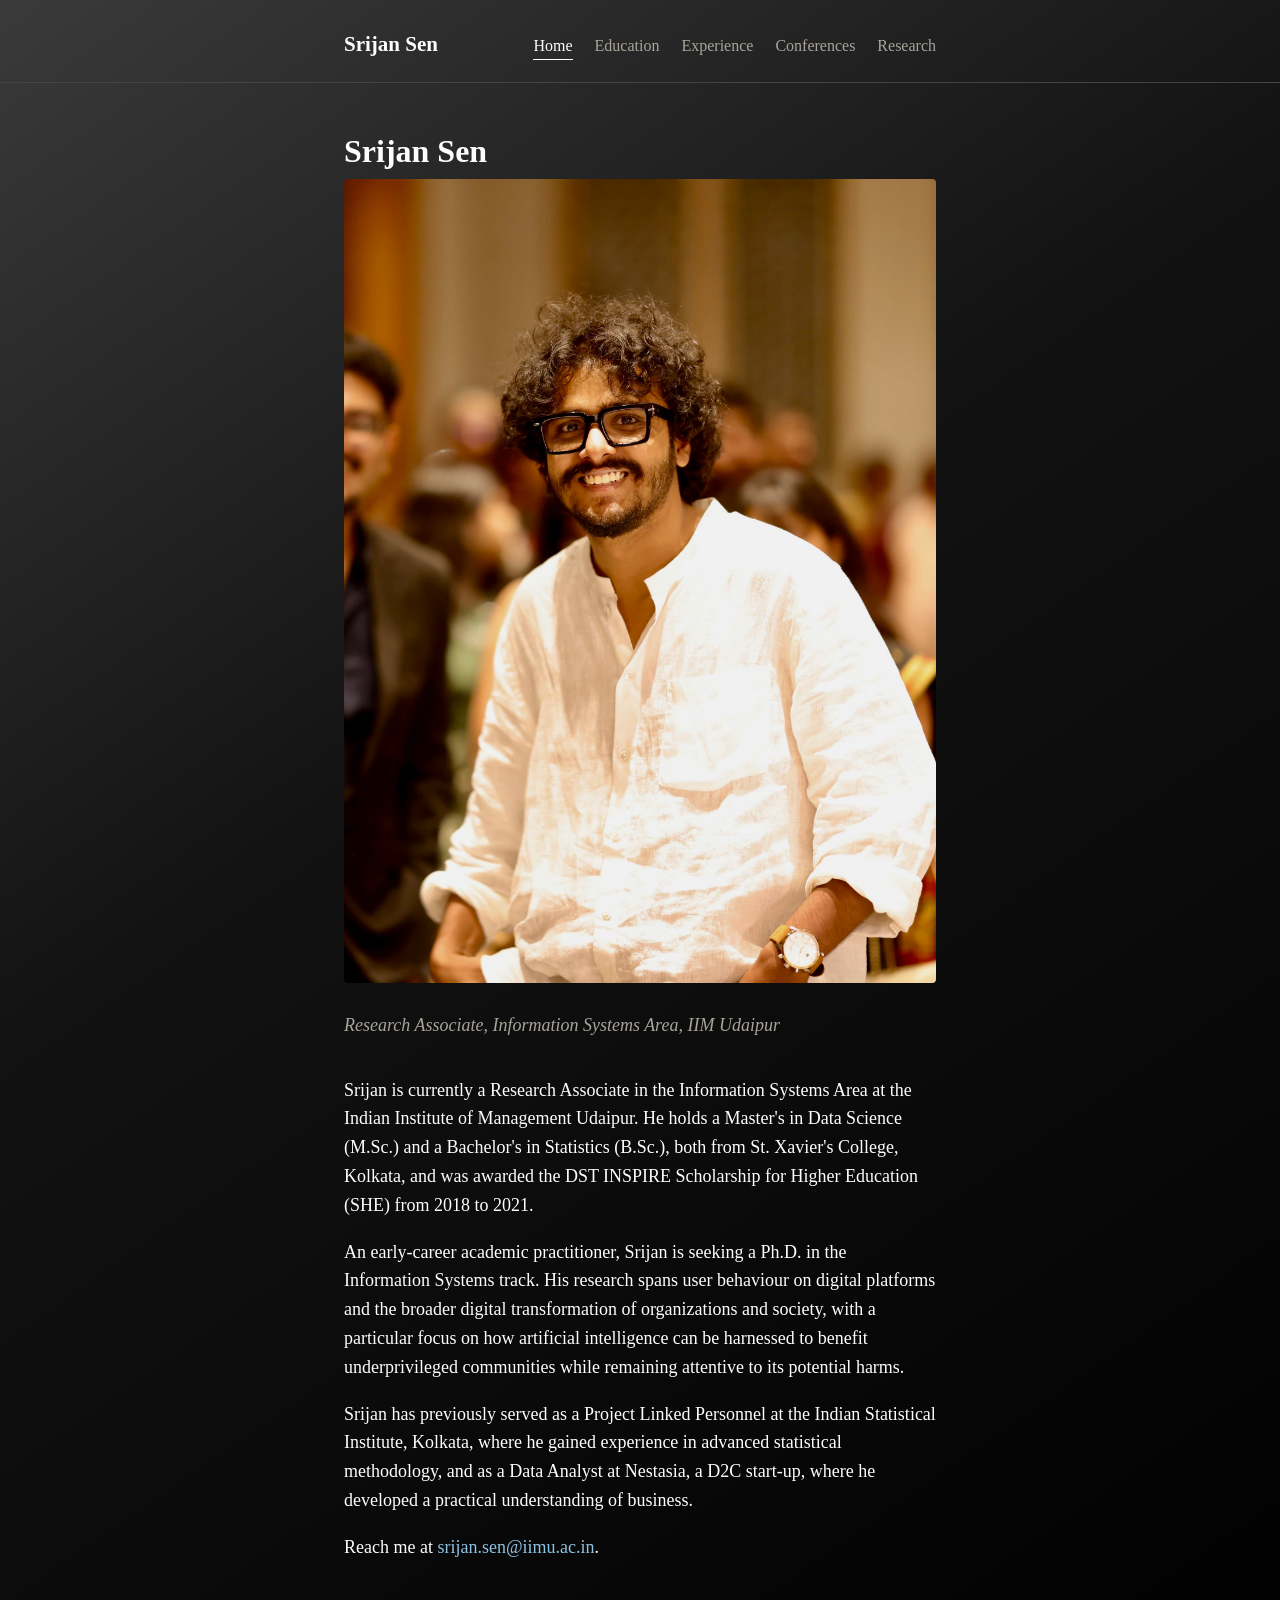
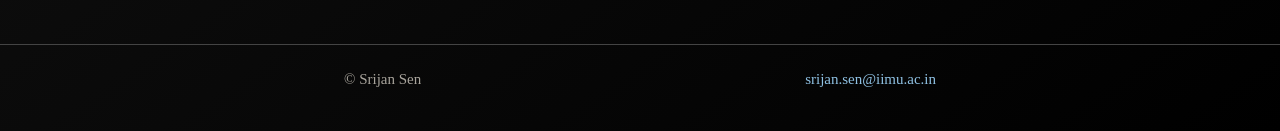
<file: index.html>
<!DOCTYPE html>
<html lang="en">
<head>
<meta charset="UTF-8">
<meta name="viewport" content="width=device-width, initial-scale=1">
<title>Srijan Sen</title>
<meta name="description" content="Srijan Sen — Research Associate, Information Systems, IIM Udaipur.">
<link rel="stylesheet" href="style.css?v=2">
</head>
<body>
<header>
  <div class="wrap">
    <a class="wordmark" href="index.html">Srijan Sen</a>
    <nav>
      <a href="index.html" aria-current="page">Home</a>
      <a href="education.html">Education</a>
      <a href="experience.html">Experience</a>
      <a href="conferences.html">Conferences</a>
      <a href="research.html">Research</a>
    </nav>
  </div>
</header>

<main>
  <div class="wrap">
    <h1>Srijan Sen</h1>
    <img class="avatar" src="photo1.jpg" alt="Srijan Sen">
    <p class="lede">Research Associate, Information Systems Area, IIM Udaipur</p>

    <section>
      <p>Srijan is currently a Research Associate in the Information Systems Area at the Indian Institute of Management Udaipur. He holds a Master's in Data Science (M.Sc.) and a Bachelor's in Statistics (B.Sc.), both from St. Xavier's College, Kolkata, and was awarded the DST INSPIRE Scholarship for Higher Education (SHE) from 2018 to 2021.</p>
      <p>An early-career academic practitioner, Srijan is seeking a Ph.D. in the Information Systems track. His research spans user behaviour on digital platforms and the broader digital transformation of organizations and society, with a particular focus on how artificial intelligence can be harnessed to benefit underprivileged communities while remaining attentive to its potential harms.</p>
      <p>Srijan has previously served as a Project Linked Personnel at the Indian Statistical Institute, Kolkata, where he gained experience in advanced statistical methodology, and as a Data Analyst at Nestasia, a D2C start-up, where he developed a practical understanding of business.</p>
      <p>Reach me at <a href="mailto:srijan.sen@iimu.ac.in">srijan.sen@iimu.ac.in</a>.</p>
    </section>
  </div>
</main>

<footer>
  <div class="wrap">
    <span>&copy; Srijan Sen</span>
    <span><a href="mailto:srijan.sen@iimu.ac.in">srijan.sen@iimu.ac.in</a></span>
  </div>
</footer>
</body>
</html>
</file>
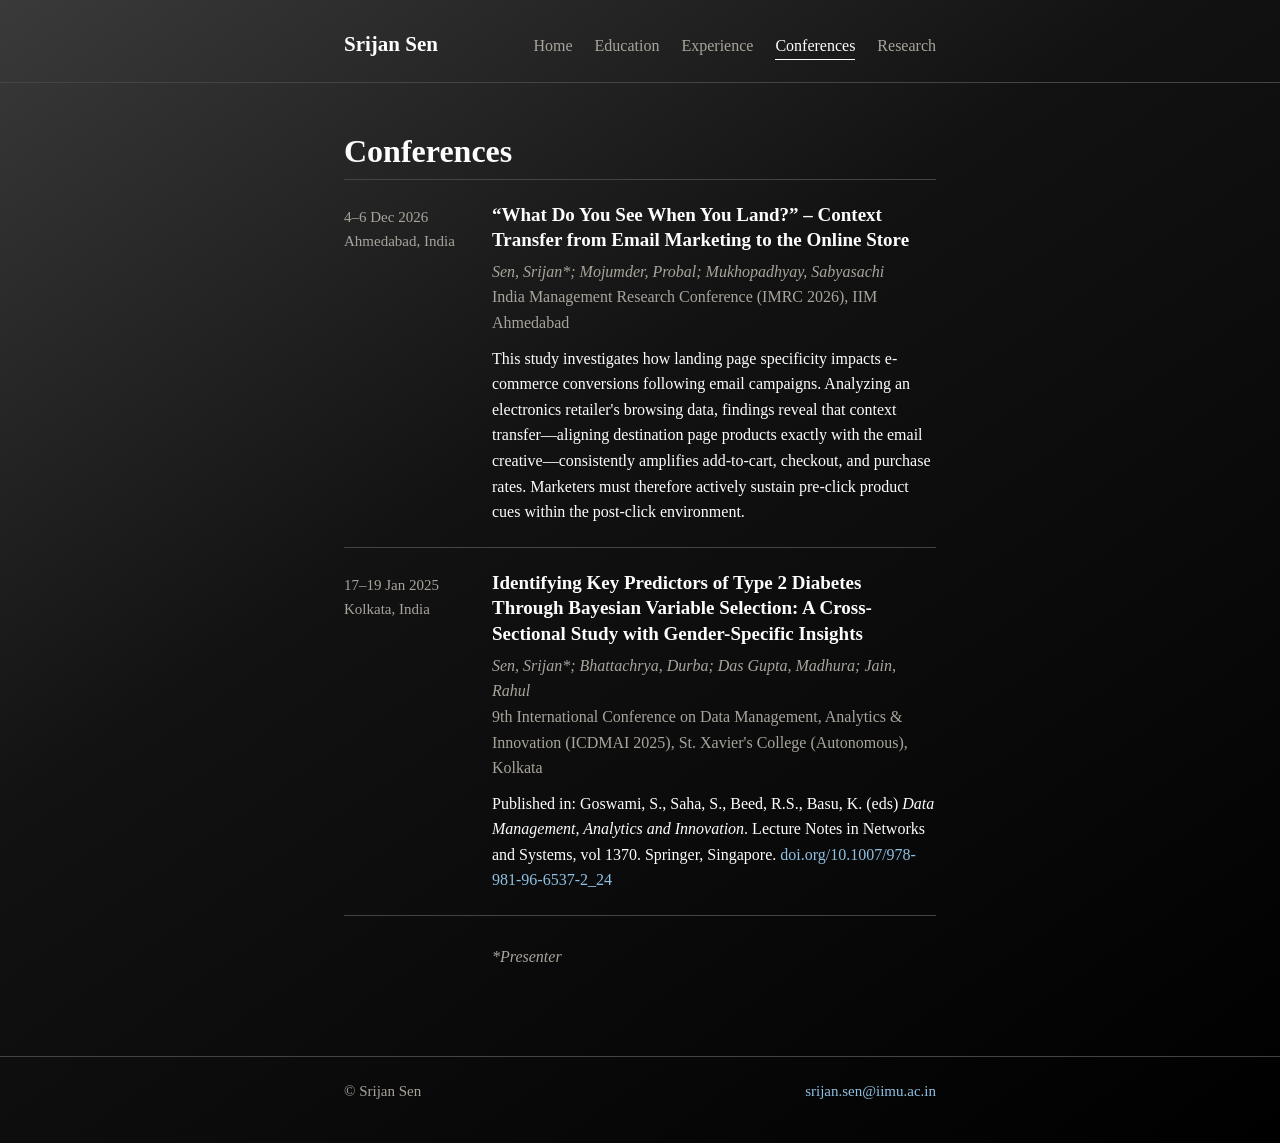
<file: conferences.html>
<!DOCTYPE html>
<html lang="en">
<head>
<meta charset="UTF-8">
<meta name="viewport" content="width=device-width, initial-scale=1">
<title>Conferences — Srijan Sen</title>
<link rel="stylesheet" href="style.css">
</head>
<body>
<header>
  <div class="wrap">
    <a class="wordmark" href="index.html">Srijan Sen</a>
    <nav>
      <a href="index.html">Home</a>
      <a href="education.html">Education</a>
      <a href="experience.html">Experience</a>
      <a href="conferences.html" aria-current="page">Conferences</a>
      <a href="research.html">Research</a>
    </nav>
  </div>
</header>

<main>
  <div class="wrap">
    <h1>Conferences</h1>

    <section>
      <div class="entry">
        <div class="when">4&ndash;6 Dec 2026<br>Ahmedabad, India</div>
        <div class="what">
          <h3>&ldquo;What Do You See When You Land?&rdquo; &ndash; Context Transfer from Email Marketing to the Online Store</h3>
          <p class="coauthors">Sen, Srijan*; Mojumder, Probal; Mukhopadhyay, Sabyasachi</p>
          <p class="org">India Management Research Conference (IMRC 2026), IIM Ahmedabad</p>
          <p class="desc">This study investigates how landing page specificity impacts e-commerce conversions following email campaigns. Analyzing an electronics retailer's browsing data, findings reveal that context transfer—aligning destination page products exactly with the email creative—consistently amplifies add-to-cart, checkout, and purchase rates. Marketers must therefore actively sustain pre-click product cues within the post-click environment.</p>
        </div>
      </div>
      <div class="entry">
        <div class="when">17&ndash;19 Jan 2025<br>Kolkata, India</div>
        <div class="what">
          <h3>Identifying Key Predictors of Type 2 Diabetes Through Bayesian Variable Selection: A Cross-Sectional Study with Gender-Specific Insights</h3>
          <p class="coauthors">Sen, Srijan*; Bhattachrya, Durba; Das Gupta, Madhura; Jain, Rahul</p>
          <p class="org">9th International Conference on Data Management, Analytics &amp; Innovation (ICDMAI 2025), St. Xavier's College (Autonomous), Kolkata</p>
          <p class="desc">Published in: Goswami, S., Saha, S., Beed, R.S., Basu, K. (eds) <em>Data Management, Analytics and Innovation</em>. Lecture Notes in Networks and Systems, vol 1370. Springer, Singapore. <a href="https://link.springer.com/chapter/10.1007/978-981-96-6537-2_24">doi.org/10.1007/978-981-96-6537-2_24</a></p>
        </div>
      </div>
      <div class="entry">
        <div class="what">
          <p class="coauthors">*Presenter</p>
        </div>
      </div>
    </section>
    
  </div>
</main>

<footer>
  <div class="wrap">
    <span>&copy; Srijan Sen</span>
    <span><a href="mailto:srijan.sen@iimu.ac.in">srijan.sen@iimu.ac.in</a></span>
  </div>
</footer>
</body>
</html>
</file>
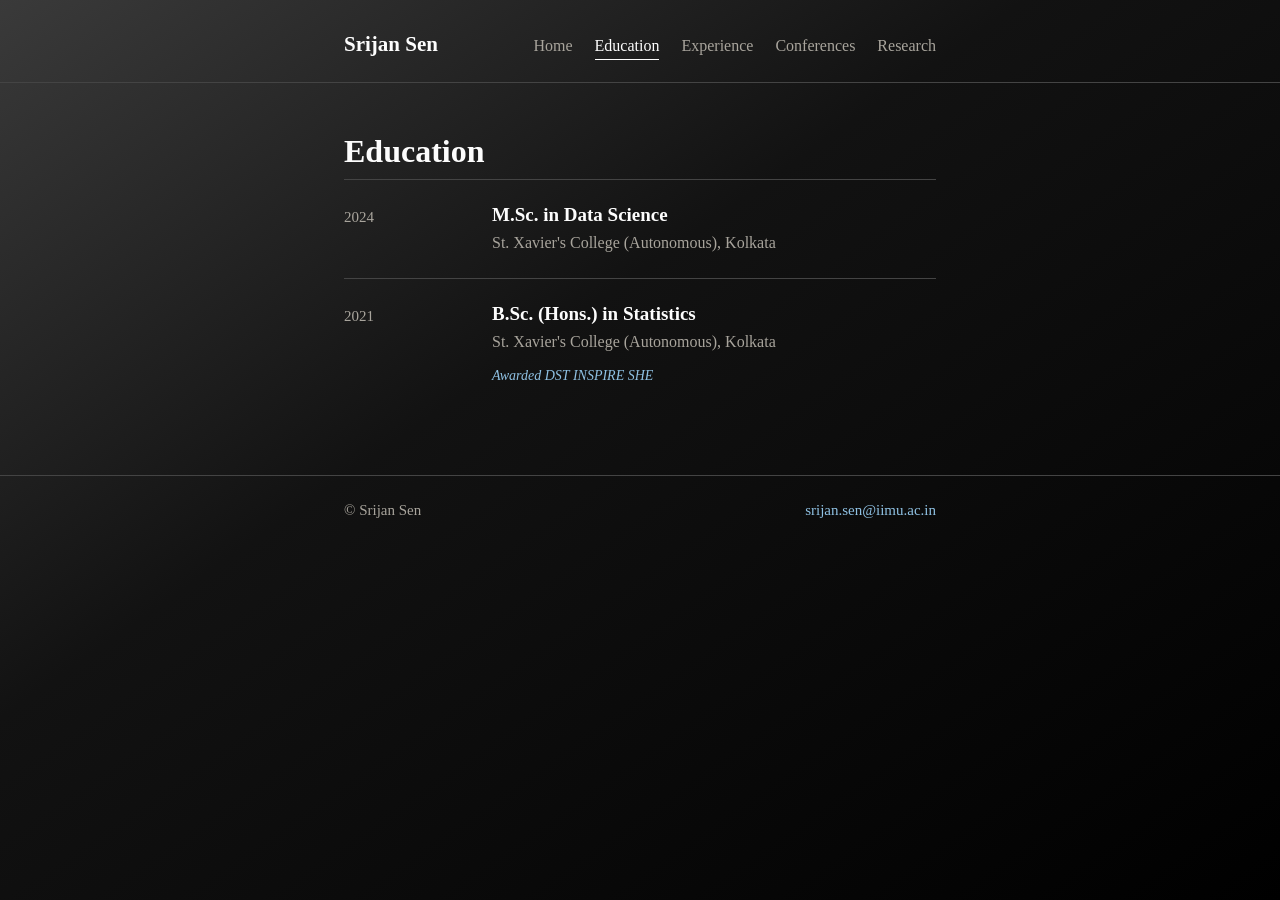
<file: education.html>
<!DOCTYPE html>
<html lang="en">
<head>
<meta charset="UTF-8">
<meta name="viewport" content="width=device-width, initial-scale=1">
<title>Education — Srijan Sen</title>
<link rel="stylesheet" href="style.css">
</head>
<body>
<header>
  <div class="wrap">
    <a class="wordmark" href="index.html">Srijan Sen</a>
    <nav>
      <a href="index.html">Home</a>
      <a href="education.html" aria-current="page">Education</a>
      <a href="experience.html">Experience</a>
      <a href="conferences.html">Conferences</a>
      <a href="research.html">Research</a>
    </nav>
  </div>
</header>

<main>
  <div class="wrap">
    <h1>Education</h1>

    <section>
      <div class="entry">
        <div class="when">2024</div>
        <div class="what">
          <h3>M.Sc. in Data Science</h3>
          <p class="org">St. Xavier's College (Autonomous), Kolkata</p>
        </div>
      </div>
      <div class="entry">
        <div class="when">2021</div>
        <div class="what">
          <h3>B.Sc. (Hons.) in Statistics</h3>
          <p class="org">St. Xavier's College (Autonomous), Kolkata</p>
          <span class="tag">Awarded DST INSPIRE SHE</span>
        </div>
      </div>
    </section>
  </div>
</main>

<footer>
  <div class="wrap">
    <span>&copy; Srijan Sen</span>
    <span><a href="mailto:srijan.sen@iimu.ac.in">srijan.sen@iimu.ac.in</a></span>
  </div>
</footer>
</body>
</html>
</file>
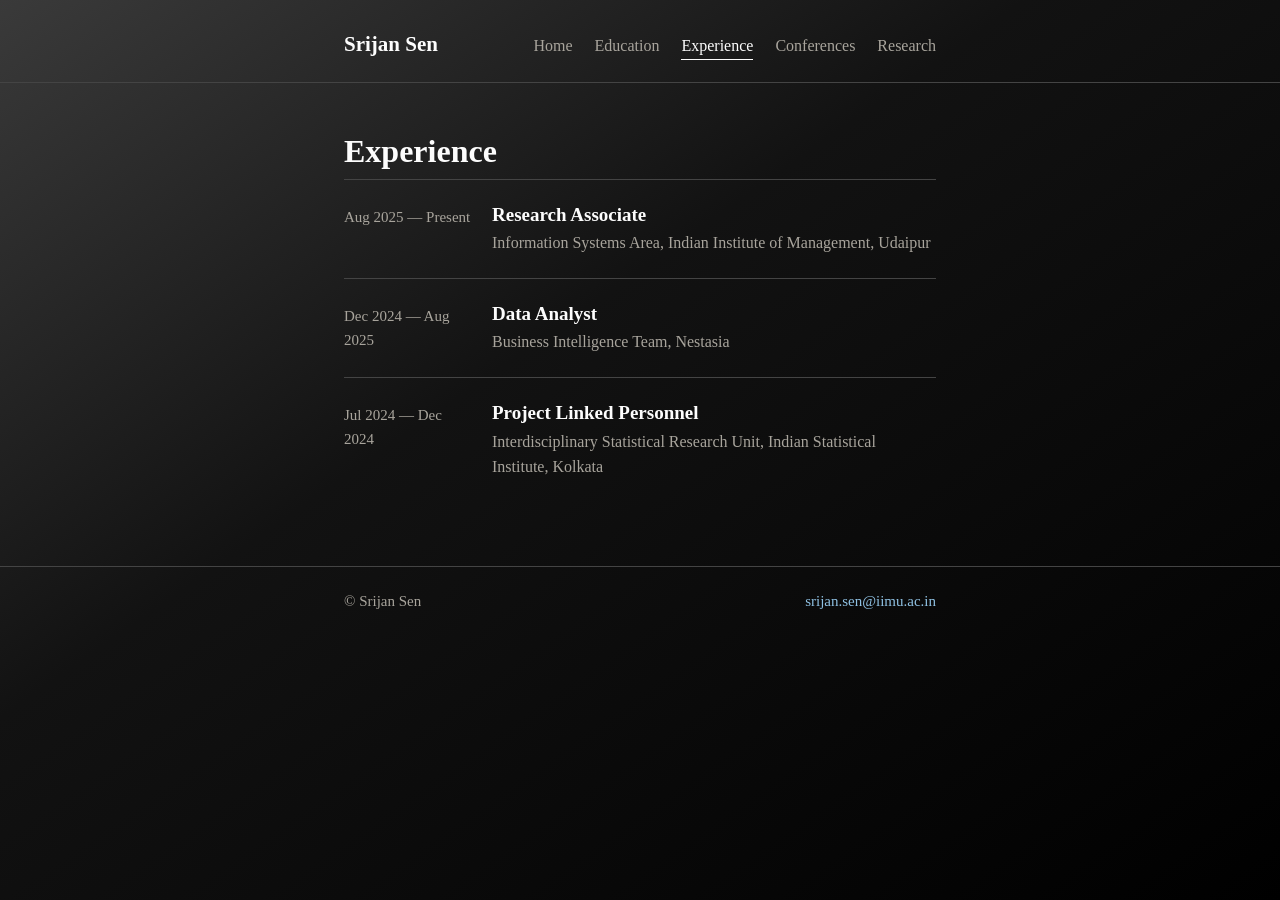
<file: experience.html>
<!DOCTYPE html>
<html lang="en">
<head>
<meta charset="UTF-8">
<meta name="viewport" content="width=device-width, initial-scale=1">
<title>Experience — Srijan Sen</title>
<link rel="stylesheet" href="style.css">
</head>
<body>
<header>
  <div class="wrap">
    <a class="wordmark" href="index.html">Srijan Sen</a>
    <nav>
      <a href="index.html">Home</a>
      <a href="education.html">Education</a>
      <a href="experience.html" aria-current="page">Experience</a>
      <a href="conferences.html">Conferences</a>
      <a href="research.html">Research</a>
    </nav>
  </div>
</header>

<main>
  <div class="wrap">
    <h1>Experience</h1>

    <section>
      <div class="entry">
        <div class="when">Aug 2025 &mdash; Present</div>
        <div class="what">
          <h3>Research Associate</h3>
          <p class="org">Information Systems Area, Indian Institute of Management, Udaipur</p>
        </div>
      </div>
      <div class="entry">
        <div class="when">Dec 2024 &mdash; Aug 2025</div>
        <div class="what">
          <h3>Data Analyst</h3>
          <p class="org">Business Intelligence Team, Nestasia</p>
        </div>
      </div>
      <div class="entry">
        <div class="when">Jul 2024 &mdash; Dec 2024</div>
        <div class="what">
          <h3>Project Linked Personnel</h3>
          <p class="org">Interdisciplinary Statistical Research Unit, Indian Statistical Institute, Kolkata</p>
        </div>
      </div>
    </section>
  </div>
</main>

<footer>
  <div class="wrap">
    <span>&copy; Srijan Sen</span>
    <span><a href="mailto:srijan.sen@iimu.ac.in">srijan.sen@iimu.ac.in</a></span>
  </div>
</footer>
</body>
</html>
</file>
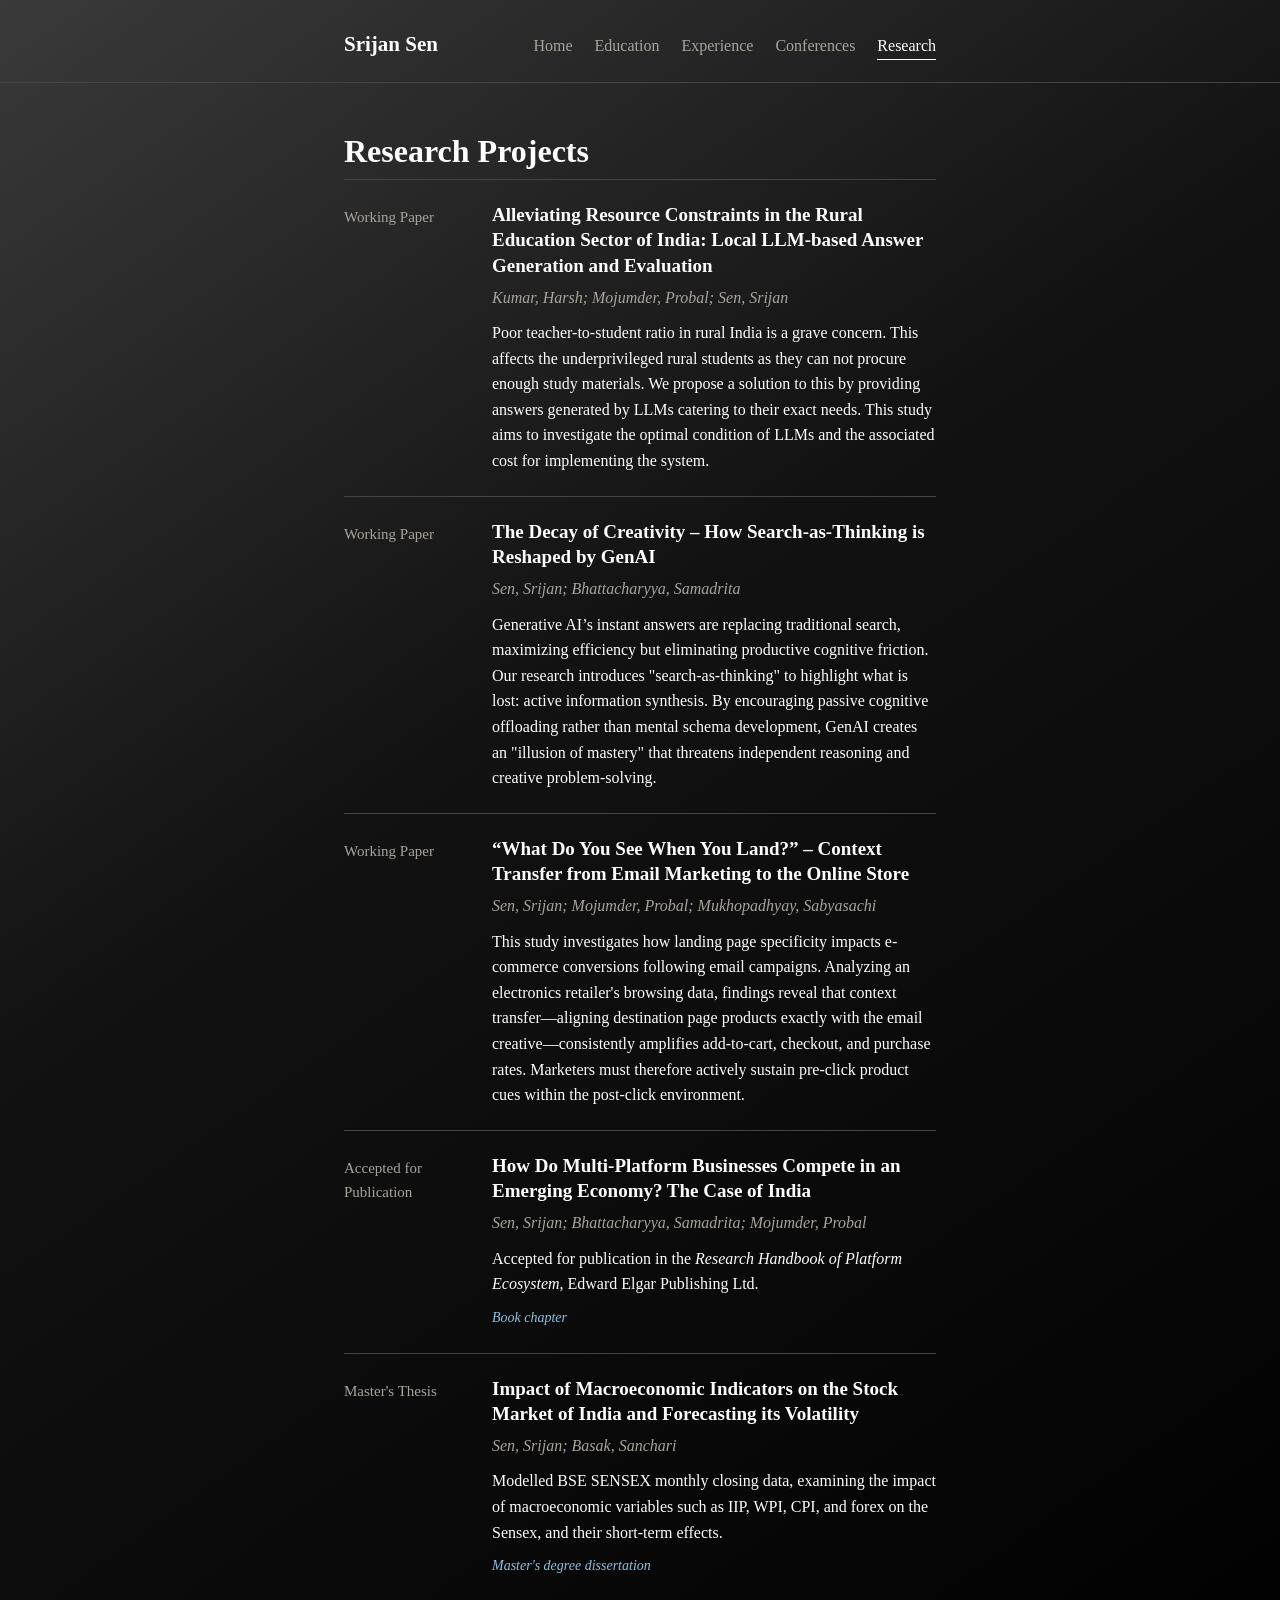
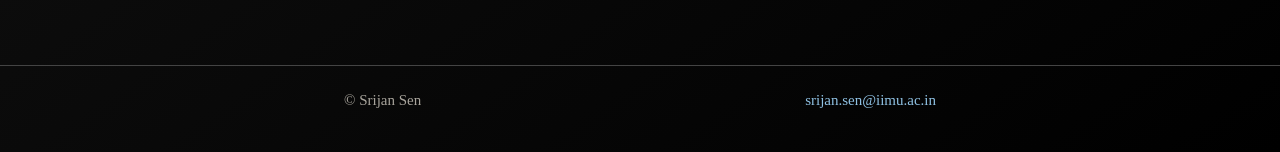
<file: research.html>
<!DOCTYPE html>
<html lang="en">
<head>
<meta charset="UTF-8">
<meta name="viewport" content="width=device-width, initial-scale=1">
<title>Research — Srijan Sen</title>
<link rel="stylesheet" href="style.css">
</head>
<body>
<header>
  <div class="wrap">
    <a class="wordmark" href="index.html">Srijan Sen</a>
    <nav>
      <a href="index.html">Home</a>
      <a href="education.html">Education</a>
      <a href="experience.html">Experience</a>
      <a href="conferences.html">Conferences</a>
      <a href="research.html" aria-current="page">Research</a>
    </nav>
  </div>
</header>

<main>
  <div class="wrap">
    <h1>Research Projects</h1>

    <section>
      <div class="entry">
        <div class="when">Working Paper</div>
        <div class="what">
          <h3>Alleviating Resource Constraints in the Rural Education Sector of India: Local LLM-based Answer Generation and Evaluation</h3>
          <p class="coauthors">Kumar, Harsh; Mojumder, Probal; Sen, Srijan</p>
          <p class="desc">Poor teacher-to-student ratio in rural India is a grave concern. This affects the underprivileged rural students as they can not procure enough study materials. We propose a solution to this by providing answers generated by LLMs catering to their exact needs. This study aims to investigate the optimal condition of LLMs and the associated cost for implementing the system.</p>
        </div>
      </div>

      <div class="entry">
        <div class="when">Working Paper</div>
        <div class="what">
          <h3>The Decay of Creativity – How Search-as-Thinking is Reshaped by GenAI</h3>
          <p class="coauthors">Sen, Srijan; Bhattacharyya, Samadrita</p>
          <p class="desc">Generative AI’s instant answers are replacing traditional search, maximizing efficiency but eliminating productive cognitive friction. Our research introduces "search-as-thinking" to highlight what is lost: active information synthesis. By encouraging passive cognitive offloading rather than mental schema development, GenAI creates an "illusion of mastery" that threatens independent reasoning and creative problem-solving.</p>
        </div>
      </div>

      <div class="entry">
        <div class="when">Working Paper</div>
        <div class="what">
          <h3>&ldquo;What Do You See When You Land?&rdquo; &ndash; Context Transfer from Email Marketing to the Online Store</h3>
          <p class="coauthors">Sen, Srijan; Mojumder, Probal; Mukhopadhyay, Sabyasachi</p>
          <p class="desc">This study investigates how landing page specificity impacts e-commerce conversions following email campaigns. Analyzing an electronics retailer's browsing data, findings reveal that context transfer—aligning destination page products exactly with the email creative—consistently amplifies add-to-cart, checkout, and purchase rates. Marketers must therefore actively sustain pre-click product cues within the post-click environment.</p>
        </div>
      </div>

      <div class="entry">
        <div class="when">Accepted for Publication</div>
        <div class="what">
          <h3>How Do Multi-Platform Businesses Compete in an Emerging Economy? The Case of India</h3>
          <p class="coauthors">Sen, Srijan; Bhattacharyya, Samadrita; Mojumder, Probal</p>
          <p class="desc">Accepted for publication in the <em>Research Handbook of Platform Ecosystem</em>, Edward Elgar Publishing Ltd.</p>
          <span class="tag">Book chapter</span>
        </div>
      </div>

      <div class="entry">
        <div class="when">Master's Thesis</div>
        <div class="what">
          <h3>Impact of Macroeconomic Indicators on the Stock Market of India and Forecasting its Volatility</h3>
          <p class="coauthors">Sen, Srijan; Basak, Sanchari</p>
          <p class="desc">Modelled BSE SENSEX monthly closing data, examining the impact of macroeconomic variables such as IIP, WPI, CPI, and forex on the Sensex, and their short-term effects.</p>
          <span class="tag">Master's degree dissertation</span>
        </div>
      </div>
    </section>
  </div>
</main>

<footer>
  <div class="wrap">
    <span>&copy; Srijan Sen</span>
    <span><a href="mailto:srijan.sen@iimu.ac.in">srijan.sen@iimu.ac.in</a></span>
  </div>
</footer>
</body>
</html>
</file>
<file: style.css>
:root {
  --paper: #121212; /* Solid fallback color */
  --ink: #fdfdfd; 
  --muted: #a8a49c; 
  --line: #444444; 
  --accent: #8fc1e3; 
  --serif: Georgia, 'Palatino Linotype', Palatino, 'Book Antiqua', 'Iowan Old Style', serif;
}

* { box-sizing: border-box; }

html { -webkit-text-size-adjust: 100%; }

body {
  margin: 0;
  background-color: var(--paper);
  background-image: linear-gradient(145deg, #3a3a3a 0%, #121212 40%, #000000 100%);
  min-height: 100vh;
  color: var(--ink);
  font-family: var(--serif);
  font-size: 18px;
  line-height: 1.6;
}

a {
  color: var(--accent);
  text-decoration: none;
  border-bottom: 1px solid transparent;
}
a:hover, a:focus-visible { border-bottom-color: var(--accent); }
a:focus-visible { outline: 2px solid var(--accent); outline-offset: 3px; }

.wrap {
  max-width: 640px;
  margin: 0 auto;
  padding: 0 24px;
}

header {
  border-bottom: 1px solid var(--line);
}
header .wrap {
  display: flex;
  align-items: baseline;
  justify-content: space-between;
  flex-wrap: wrap;
  padding-top: 28px;
  padding-bottom: 20px;
  gap: 12px 24px;
}
.wordmark {
  font-family: var(--serif);
  font-size: 21px;
  font-weight: 700;
  color: var(--ink);
  border-bottom: none;
}
nav {
  font-family: var(--serif);
  font-size: 16px;
  display: flex;
  gap: 22px;
  flex-wrap: wrap; /* This controls the mobile text wrapping */
}
nav a {
  color: var(--muted);
  border-bottom: 1px solid transparent;
}
nav a:hover, nav a[aria-current="page"] {
  color: var(--ink);
  border-bottom-color: var(--ink);
}

main { padding: 48px 0 64px; }

h1 {
  font-family: var(--serif);
  font-size: 32px;
  font-weight: 700;
  margin: 0 0 8px;
  line-height: 1.25;
}
.lede {
  font-family: var(--serif);
  font-style: italic;
  color: var(--muted);
  font-size: 18px;
  margin: 0 0 36px;
}

section + section { margin-top: 44px; }

.entry {
  display: grid;
  grid-template-columns: 128px 1fr;
  gap: 4px 20px;
  padding: 22px 0;
  border-top: 1px solid var(--line);
}
.entry:first-of-type { border-top: 1px solid var(--line); }
.entry .when {
  font-family: var(--serif);
  font-size: 15px;
  color: var(--muted);
  padding-top: 3px;
}
.entry .what { grid-column: 2; }
.entry h3 {
  font-family: var(--serif);
  font-size: 19px;
  font-weight: 700;
  margin: 0 0 3px;
  line-height: 1.35;
}
.entry .org {
  font-family: var(--serif);
  font-size: 16px;
  color: var(--muted);
  margin: 0;
}
.entry .coauthors {
  font-family: var(--serif);
  font-style: italic;
  font-size: 16px;
  color: var(--muted);
  margin: 6px 0 0;
}
.entry p.desc {
  margin: 10px 0 0;
  font-size: 16px;
}
.tag {
  display: inline-block;
  font-family: var(--serif);
  font-style: italic;
  font-size: 14px;
  color: var(--accent);
  margin-top: 10px;
}
h2.section-head {
  font-family: var(--serif);
  font-size: 15px;
  font-style: italic;
  font-weight: 400;
  color: var(--muted);
  margin: 0 0 4px;
}

.avatar {
  width: 100%;
  height: auto;
  object-fit: cover;
  border-radius: 4px;
  margin: 4px 0 28px;
  display: block;
}

@media (max-width: 520px) {
  .entry { grid-template-columns: 1fr; }
  .entry .when { padding-top: 0; }
  .entry .what { grid-column: 1; }
}

footer {
  border-top: 1px solid var(--line);
  font-family: var(--serif);
  font-size: 15px;
  color: var(--muted);
}
footer .wrap {
  padding: 22px 24px 40px;
  display: flex;
  justify-content: space-between;
  flex-wrap: wrap;
  gap: 8px;
}
</file>
